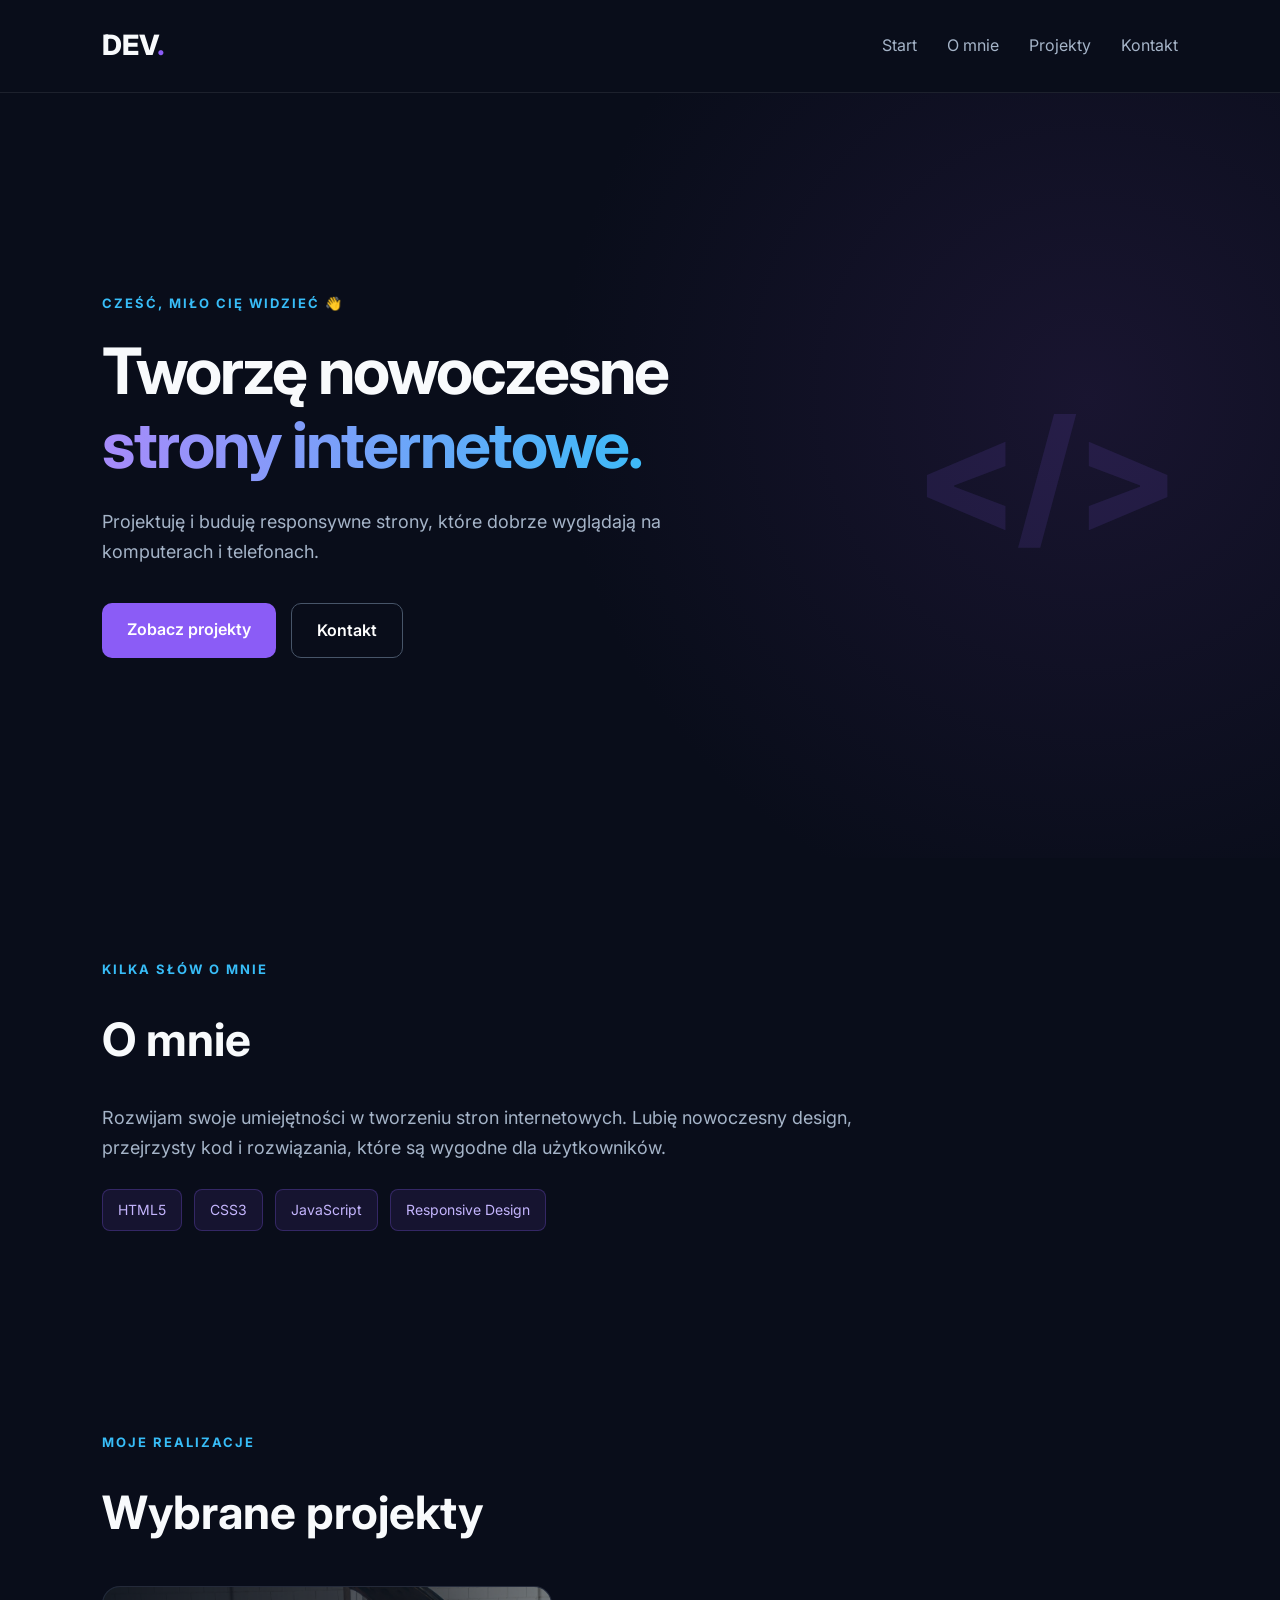
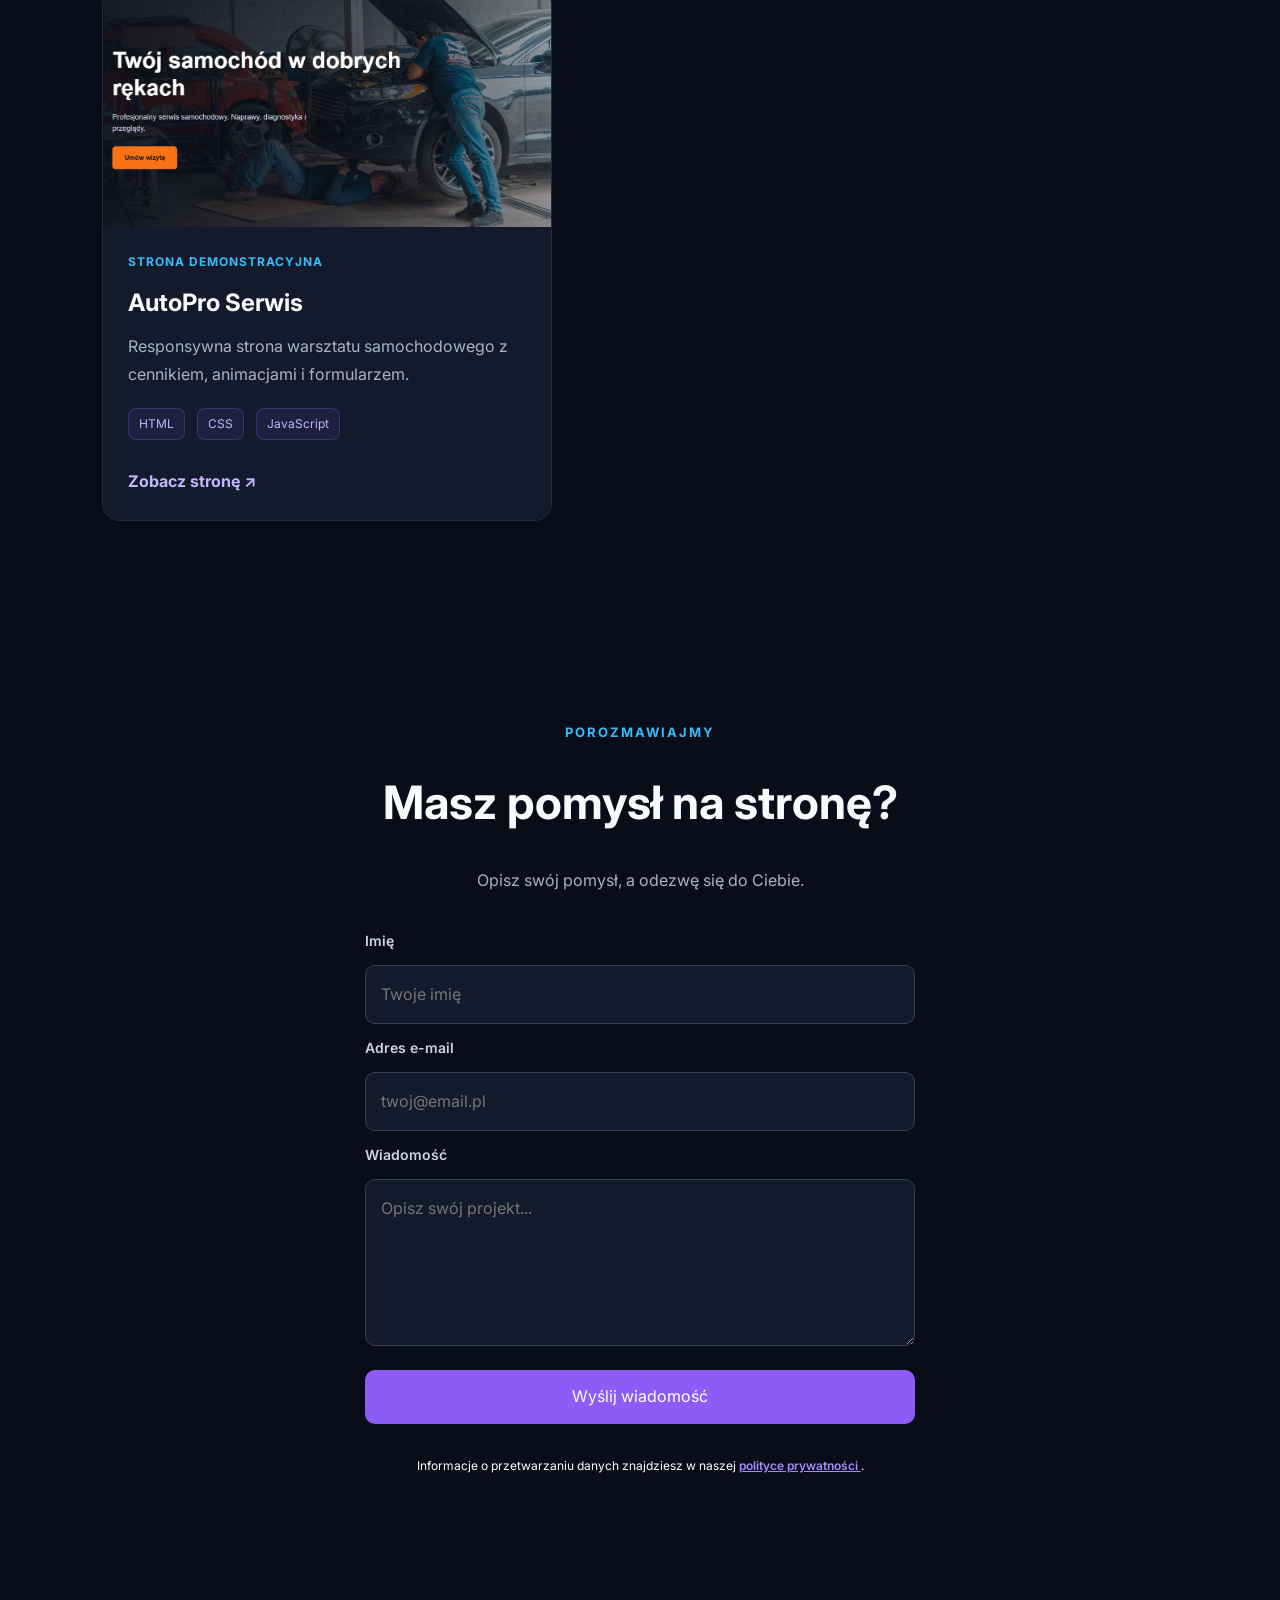
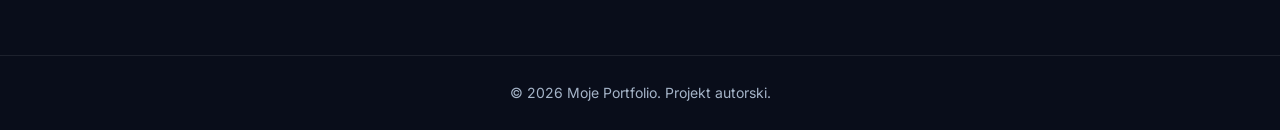
<file: index.html>
<!DOCTYPE html>
<html lang="pl">
<head>
    <meta charset="UTF-8">
    <meta name="viewport" content="width=device-width, initial-scale=1.0">
    <meta name="description" content="Portfolio twórcy stron internetowych. Projekty HTML, CSS i JavaScript, w tym AutoPro Serwis.">
    <meta name="theme-color" content="#090d1a">
    <title>Moje Portfolio | Web Developer</title>
    <link rel="stylesheet" href="style.css">
    <script src="script.js" defer></script>
</head>
<body>

    <header class="navbar">
        <a href="#start" class="logo">DEV<span>.</span></a>

        <nav aria-label="Nawigacja główna">
            <a href="#start">Start</a>
            <a href="#omnie">O mnie</a>
            <a href="#projekty">Projekty</a>
            <a href="#kontakt">Kontakt</a>
        </nav>
    </header>

    <main>

        <section id="start" class="hero">
            <div class="hero-content">
                <p class="hello">CZEŚĆ, MIŁO CIĘ WIDZIEĆ 👋</p>

                <h1>Tworzę nowoczesne
                    <span>strony internetowe.</span>
                </h1>

                <p class="hero-description">
                    Projektuję i buduję responsywne strony,
                    które dobrze wyglądają na komputerach
                    i telefonach.
                </p>

                <div class="hero-buttons">
                    <a href="#projekty" class="btn primary">
                        Zobacz projekty
                    </a>

                    <a href="#kontakt" class="btn secondary">
                        Kontakt
                    </a>
                </div>
            </div>

            <div class="hero-decoration">
                &lt;/&gt;
            </div>
        </section>

        <section id="omnie" class="section">
            <p class="section-label">KILKA SŁÓW O MNIE</p>
            <h2>O mnie</h2>

            <p class="about-text">
                Rozwijam swoje umiejętności w tworzeniu
                stron internetowych. Lubię nowoczesny
                design, przejrzysty kod i rozwiązania,
                które są wygodne dla użytkowników.
            </p>

            <div class="skills">
                <span>HTML5</span>
                <span>CSS3</span>
                <span>JavaScript</span>
                <span>Responsive Design</span>
            </div>
        </section>

        <section id="projekty" class="section">
            <p class="section-label">MOJE REALIZACJE</p>
            <h2>Wybrane projekty</h2>

            <div class="projects-grid">
                <article class="project-card">
                    <div class="project-image">
                        <img src="autopro.png"
                             alt="Podgląd strony AutoPro Serwis"
                             loading="lazy"
                             width="1200"
                             height="675">
                    </div>

                    <div class="project-content">
                        <p class="project-type">STRONA DEMONSTRACYJNA</p>

                        <h3>AutoPro Serwis</h3>

                        <p>
                            Responsywna strona warsztatu
                            samochodowego z cennikiem,
                            animacjami i formularzem.
                        </p>

                        <div class="project-tags">
                            <span>HTML</span>
                            <span>CSS</span>
                            <span>JavaScript</span>
                        </div>

                        <a
                            href="https://kacper7-sketch.github.io/autopro/"
                            target="_blank"
                            rel="noopener noreferrer"
                            class="project-link"
                        >
                            Zobacz stronę ↗
                        </a>
                    </div>
                </article>
            </div>
        </section>


        <section id="kontakt" class="section contact">
            <p class="section-label">POROZMAWIAJMY</p>
            <h2>Masz pomysł na stronę?</h2>
            <p>Opisz swój pomysł, a odezwę się do Ciebie.</p>

            <form id="formularz-kontaktowy"
                  class="contact-form"
                  action="https://formspree.io/f/mppqbgje"
                  method="POST">
                <label for="imie">Imię</label>
                <input type="text" id="imie" name="name"
                       placeholder="Twoje imię" autocomplete="given-name" required>

                <label for="email">Adres e-mail</label>
                <input type="email" id="email" name="email"
                       placeholder="twoj@email.pl" autocomplete="email" required>

                <label for="wiadomosc">Wiadomość</label>
                <textarea id="wiadomosc" name="message" rows="5"
                          placeholder="Opisz swój projekt..." required></textarea>

                <button type="submit" class="btn primary">Wyślij wiadomość</button>
                
                 <p class="privacy-note">
                     Informacje o przetwarzaniu danych znajdziesz
                     w naszej
                    <a href="prywatnosc.html">
                        polityce prywatności
                     </a>.
                 </p>
             
                </form>
            <p id="status-formularza" role="status" aria-live="polite"></p>
        </section>

    </main>

    <footer>
        <p>© 2026 Moje Portfolio. Projekt autorski.</p>
    </footer>

</body>
</html>
</file>
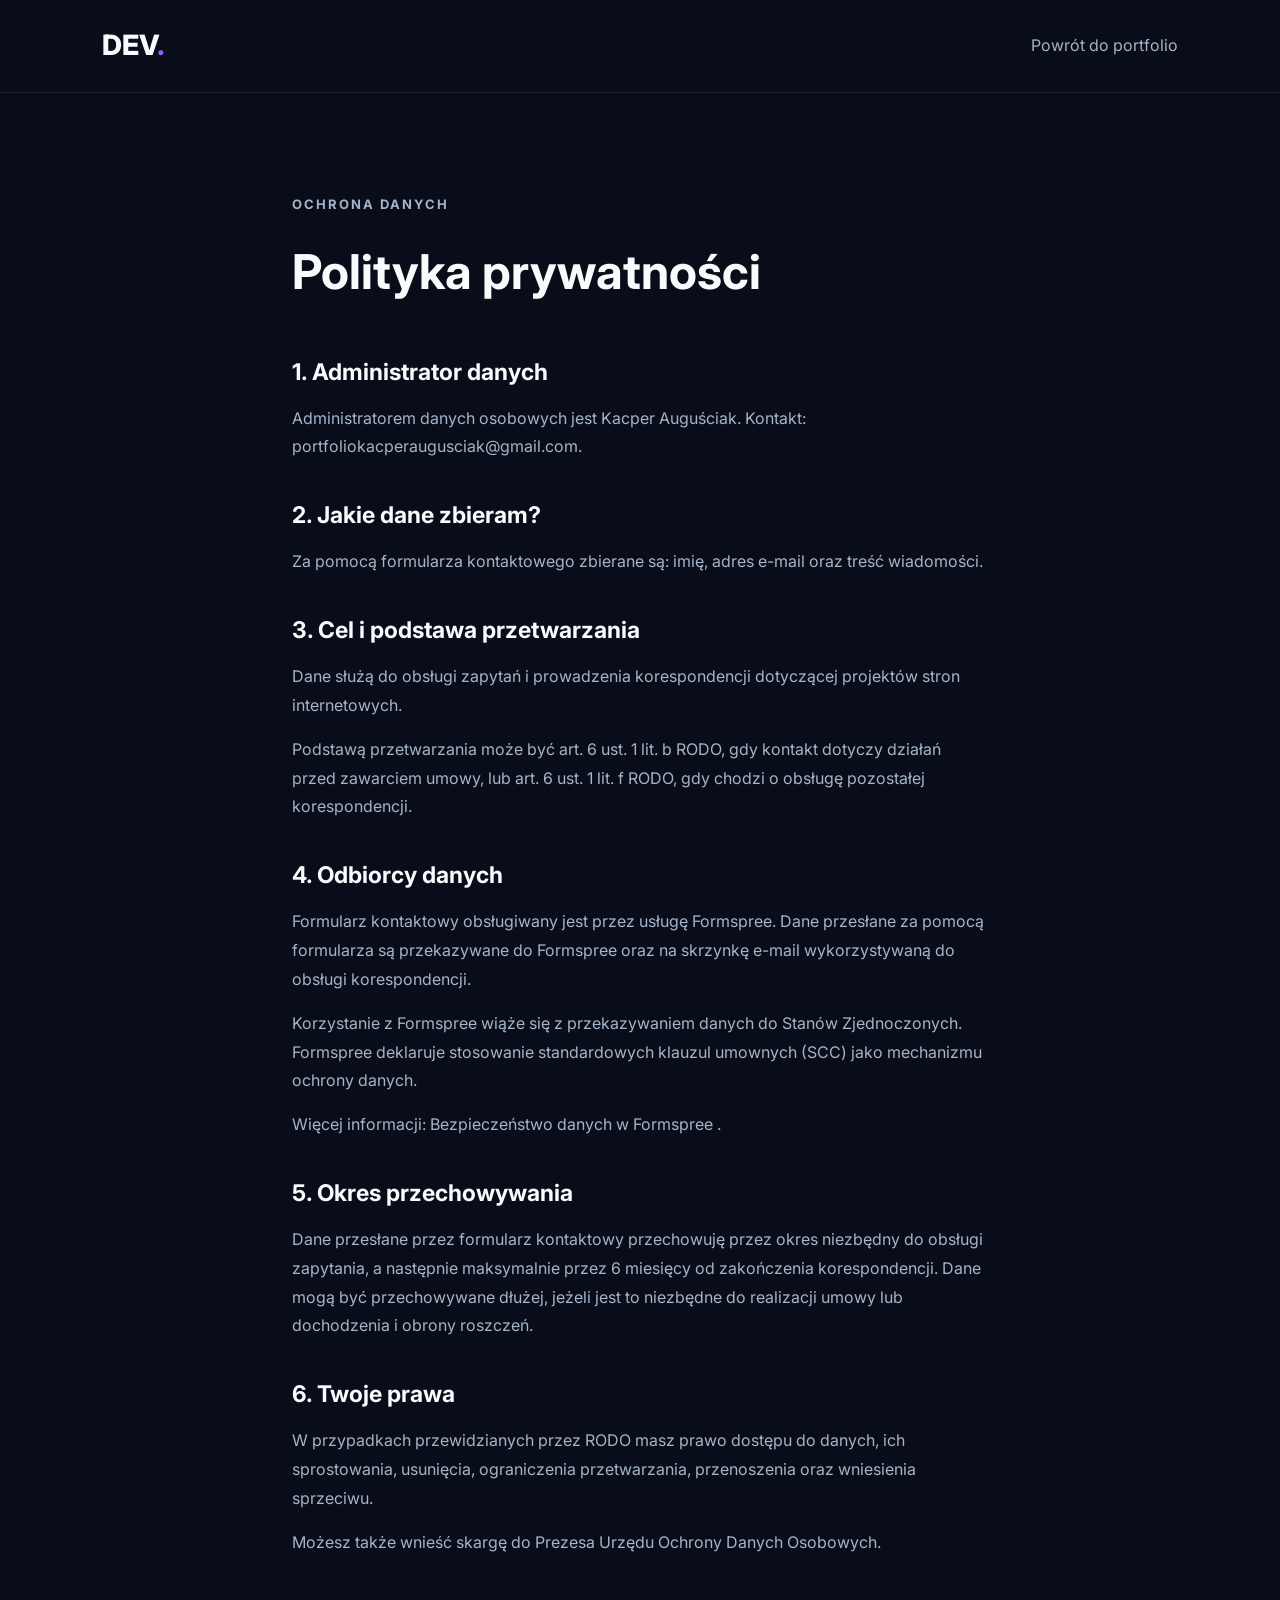
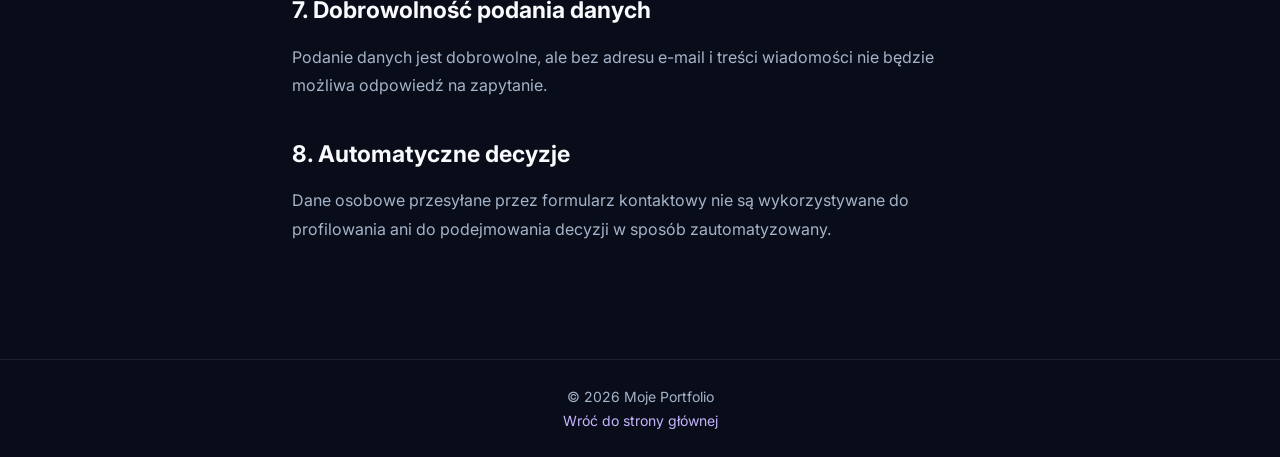
<file: prywatnosc.html>
<!DOCTYPE html>
<html lang="pl">
<head>
    <meta charset="UTF-8">
    <meta name="viewport" content="width=device-width, initial-scale=1.0">
    <title>Polityka prywatności | Portfolio</title>
    <link rel="stylesheet" href="style.css">
</head>
<body>

<header class="navbar">
    <a href="index.html" class="logo">DEV<span>.</span></a>
    <nav>
        <a href="index.html">Powrót do portfolio</a>
    </nav>
</header>

<main class="section privacy-page">
    <p class="section-label">OCHRONA DANYCH</p>
    <h1>Polityka prywatności</h1>

    <h2>1. Administrator danych</h2>
    <p>
        Administratorem danych osobowych jest
        Kacper Auguściak.
        Kontakt: portfoliokacperaugusciak@gmail.com.
    </p>

    <h2>2. Jakie dane zbieram?</h2>
    <p>
        Za pomocą formularza kontaktowego zbierane są:
        imię, adres e-mail oraz treść wiadomości.
    </p>

    <h2>3. Cel i podstawa przetwarzania</h2>
    <p>
        Dane służą do obsługi zapytań i prowadzenia
        korespondencji dotyczącej projektów stron
        internetowych.
    </p>
    <p>
        Podstawą przetwarzania może być art. 6 ust. 1
        lit. b RODO, gdy kontakt dotyczy działań
        przed zawarciem umowy, lub art. 6 ust. 1
        lit. f RODO, gdy chodzi o obsługę pozostałej
        korespondencji.
    </p>

    <h2>4. Odbiorcy danych</h2>
    <p>
         Formularz kontaktowy obsługiwany jest
         przez usługę Formspree. Dane przesłane
         za pomocą formularza są przekazywane
         do Formspree oraz na skrzynkę e-mail
         wykorzystywaną do obsługi korespondencji.
    </p>
    <p>
         Korzystanie z Formspree wiąże się
         z przekazywaniem danych do Stanów
         Zjednoczonych. Formspree deklaruje
         stosowanie standardowych klauzul
         umownych (SCC) jako mechanizmu
         ochrony danych.
</p>
<p>
    Więcej informacji:
    <a href="https://formspree.io/security/"
       target="_blank" rel="noopener noreferrer">
        Bezpieczeństwo danych w Formspree
    </a>.
</p>

    </p>

    <h2>5. Okres przechowywania</h2>
    <p>
         Dane przesłane przez formularz kontaktowy
         przechowuję przez okres niezbędny do obsługi
         zapytania, a następnie maksymalnie przez
         6 miesięcy od zakończenia korespondencji.
         Dane mogą być przechowywane dłużej, jeżeli
         jest to niezbędne do realizacji umowy
         lub dochodzenia i obrony roszczeń.
    </p>

    <h2>6. Twoje prawa</h2>
    <p>
        W przypadkach przewidzianych przez RODO
        masz prawo dostępu do danych, ich
        sprostowania, usunięcia, ograniczenia
        przetwarzania, przenoszenia oraz wniesienia
        sprzeciwu.
    </p>
    <p>
        Możesz także wnieść skargę do Prezesa
        Urzędu Ochrony Danych Osobowych.
    </p>

    <h2>7. Dobrowolność podania danych</h2>
    <p>
        Podanie danych jest dobrowolne, ale
        bez adresu e-mail i treści wiadomości
        nie będzie możliwa odpowiedź na zapytanie.
    </p>

    <h2>8. Automatyczne decyzje</h2>
    <p>
        Dane osobowe przesyłane przez formularz
        kontaktowy nie są wykorzystywane do
        profilowania ani do podejmowania decyzji
        w sposób zautomatyzowany.
    </p>
</main>

<footer>
    <p>© 2026 Moje Portfolio</p>
    <a href="index.html">Wróć do strony głównej</a>
</footer>

</body>
</html>
</file>
<file: style.css>
@import url('https://fonts.googleapis.com/css2?family=Inter:wght@400;500;600;700;800&display=swap');

:root {
    --bg: #090d1a;
    --surface: #131a2b;
    --text: #f8fafc;
    --muted: #a5b4c8;
    --accent: #8b5cf6;
    --accent-blue: #38bdf8;
}

* {
    margin: 0;
    padding: 0;
    box-sizing: border-box;
}

html {
    scroll-behavior: smooth;
}

body {
    font-family: 'Inter', sans-serif;
    background: var(--bg);
    color: var(--text);
    line-height: 1.7;
}

a {
    color: inherit;
    text-decoration: none;
}

.navbar {
    display: flex;
    align-items: center;
    justify-content: space-between;
    padding: 22px 8%;
    border-bottom: 1px solid #ffffff15;
}

.logo {
    font-size: 28px;
    font-weight: 800;
}

.logo span {
    color: var(--accent);
}

.navbar nav {
    display: flex;
    gap: 30px;
}

.navbar nav a {
    color: var(--muted);
    transition: color 0.2s;
}

.navbar nav a:hover {
    color: var(--accent-blue);
}

.hero {
    min-height: 85vh;
    display: flex;
    align-items: center;
    justify-content: space-between;
    gap: 40px;
    padding: 90px 8%;
    background: radial-gradient(
        circle at 85% 40%,
        #39245c55,
        transparent 45%
    );
}

.hero-content {
    max-width: 760px;
}

.hello,
.section-label {
    color: var(--accent-blue);
    font-weight: 700;
    letter-spacing: 2px;
    font-size: 13px;
    margin-bottom: 20px;
}

.hero h1 {
    font-size: clamp(38px, 5vw, 70px);
    line-height: 1.15;
    letter-spacing: -2px;
    margin-bottom: 25px;
}

.hero h1 span {
    display: block;
    background: linear-gradient(
        90deg,
        #a78bfa,
        #38bdf8
    );
    -webkit-background-clip: text;
    background-clip: text;
    color: transparent;
}

.hero-description {
    color: var(--muted);
    max-width: 570px;
    font-size: 18px;
}

.hero-buttons {
    display: flex;
    gap: 15px;
    flex-wrap: wrap;
    margin-top: 35px;
}

.btn {
    display: inline-block;
    padding: 13px 25px;
    border-radius: 10px;
    font-weight: 600;
    transition: transform 0.2s, background 0.2s;
}

.btn:hover {
    transform: translateY(-3px);
}

.primary {
    background: var(--accent);
    color: white;
}

.primary:hover {
    background: #7c3aed;
}

.secondary {
    border: 1px solid #475569;
    color: white;
}

.hero-decoration {
    font-size: clamp(80px, 12vw, 180px);
    font-weight: 800;
    color: #8b5cf620;
    user-select: none;
}

.section {
    padding: 100px 8%;
    max-width: 1400px;
    margin: auto;
}

.section h2 {
    font-size: clamp(30px, 4vw, 46px);
    margin-bottom: 25px;
}

.about-text {
    color: var(--muted);
    max-width: 750px;
    font-size: 18px;
}

.skills,
.project-tags {
    display: flex;
    flex-wrap: wrap;
    gap: 12px;
    margin-top: 25px;
}

.skills span,
.project-tags span {
    padding: 8px 15px;
    background: #8b5cf61a;
    color: #c4b5fd;
    border: 1px solid #8b5cf644;
    border-radius: 8px;
    font-size: 14px;
}

.projects-grid {
    display: grid;
    grid-template-columns: repeat(
        auto-fit,
        minmax(min(100%, 320px), 1fr)
    );
    gap: 25px;
    margin-top: 35px;
}

.project-card {
    background: var(--surface);
    border: 1px solid #ffffff12;
    border-radius: 18px;
    overflow: hidden;
    transition: transform 0.3s, border-color 0.3s;
}

.project-card:hover {
    transform: translateY(-7px);
    border-color: var(--accent);
}

.project-image {
    height: 200px;
    background: linear-gradient(135deg, #243b55, #141e30);
    display: flex;
    align-items: center;
    justify-content: center;
}

.project-image span {
    font-size: 65px;
}

.project-content {
    padding: 28px;
}

.project-type {
    color: var(--accent-blue);
    font-size: 12px;
    font-weight: 700;
    letter-spacing: 1px;
}

.project-content h3 {
    font-size: 24px;
    margin: 10px 0;
}

.project-content > p:not(.project-type) {
    color: var(--muted);
}

.project-tags {
    margin: 20px 0;
}

.project-tags span {
    padding: 5px 10px;
    font-size: 12px;
}

.project-link {
    display: inline-block;
    color: #c4b5fd;
    font-weight: 700;
    margin-top: 8px;
}

.project-link:hover {
    color: white;
}

.contact {
    text-align: center;
    padding-bottom: 120px;
}

.contact p:not(.section-label) {
    color: var(--muted);
    margin-bottom: 30px;
}

footer {
    text-align: center;
    padding: 25px;
    border-top: 1px solid #ffffff15;
    color: var(--muted);
    font-size: 14px;
}

@media (max-width: 768px) {
    .navbar {
        flex-direction: column;
        gap: 15px;
    }

    .navbar nav {
        gap: 15px;
        flex-wrap: wrap;
        justify-content: center;
    }

    .hero {
        min-height: 70vh;
        padding: 75px 6%;
    }

    .hero-decoration {
        display: none;
    }

    .section {
        padding: 70px 6%;
    }

    .hero h1 {
        letter-spacing: -1px;
    }
}

@media (prefers-reduced-motion: reduce) {
    html {
        scroll-behavior: auto;
    }

    .btn,
    .project-card {
        transition: none;
    }
}

/* ANIMACJE PRZEWIJANIA */

.animacja {
    opacity: 0;
    transform: translateY(30px);
    transition:
        opacity 0.8s ease,
        transform 0.8s ease;
}

.animacja.widoczny {
    opacity: 1;
    transform: translateY(0);
}

@media (prefers-reduced-motion: reduce) {
    .animacja {
        opacity: 1;
        transform: none;
        transition: none;
    }
}

/* POPRAWIONY WYGLĄD KARTY PROJEKTU */

.projects-grid {
    grid-template-columns: repeat(
        auto-fit,
        minmax(min(100%, 320px), 450px)
    );
}

.project-card {
    display: flex;
    flex-direction: column;
    overflow: hidden;
}

.project-image {
    width: 100%;
    height: 240px;
    flex-shrink: 0;
    overflow: hidden;
    position: relative;
}

.project-image img {
    display: block;
    width: 100%;
    height: 100%;
    object-fit: cover;
    object-position: center top;
}

.project-content {
    position: relative;
    background: #131a2b;
    padding: 25px;
    z-index: 1;
}

.project-card:hover .project-image img {
    transform: scale(1.04);
}

@media (prefers-reduced-motion: reduce) {
    .project-card:hover .project-image img {
        transform: none;
    }
}

/* FORMULARZ KONTAKTOWY */

.contact-form {
    display: flex;
    flex-direction: column;
    gap: 12px;
    max-width: 550px;
    margin: 35px auto 0;
    text-align: left;
}

.contact-form label {
    color: #cbd5e1;
    font-weight: 600;
    font-size: 14px;
}

.contact-form input,
.contact-form textarea {
    width: 100%;
    padding: 15px;
    border-radius: 10px;
    border: 1px solid #334155;
    background: #131a2b;
    color: white;
    font: inherit;
}

.contact-form input:focus,
.contact-form textarea:focus {
    outline: 2px solid #8b5cf6;
    outline-offset: 2px;
}

.contact-form button {
    border: none;
    cursor: pointer;
    font: inherit;
    margin-top: 12px;
}

.contact-form button:focus-visible {
    outline: 2px solid #38bdf8;
    outline-offset: 3px;
}
.privacy-note {
    color: #94a3b8;
    font-size: 12px;
    line-height: 1.6;
    text-align: left;
}

#status-formularza {
    margin-top: 20px;
    color: #c4b5fd;
    font-weight: 600;
}

.contact-form button:disabled {
    opacity: 0.6;
    cursor: wait;
}

/* Dodatkowe dopasowanie do wąskich ekranów */
img { max-width: 100%; }

@media (max-width: 420px) {
    .navbar nav { gap: 10px; }
    .navbar nav a { font-size: 13px; }
    .hero-buttons .btn { text-align: center; }
    .project-content { padding: 20px; }
    .project-image { height: 190px; }
}

/* POLITYKA PRYWATNOŚCI */

.privacy-page {
    max-width: 900px;
}

.privacy-page h1 {
    font-size: clamp(32px, 5vw, 48px);
    margin-bottom: 40px;
}

.privacy-page h2 {
    font-size: 23px;
    margin-top: 35px;
    margin-bottom: 12px;
}

.privacy-page p {
    color: #a5b4c8;
    margin-bottom: 15px;
    line-height: 1.8;
}

footer a {
    color: #c4b5fd;
}
.privacy-note {
    display: block !important;
    visibility: visible !important;
    opacity: 1 !important;
    color: #ffffff !important;
    margin-top: 20px;
    text-align: center;
}

.privacy-note a {
    color: #a78bfa !important;
    text-decoration: underline;
}/* Link do polityki prywatności */

.privacy-note a,
.privacy-note a:visited {
    color: #a78bfa !important;
    text-decoration: underline !important;
    font-weight: 600;
    transition: color 0.2s ease;
}

.privacy-note a:hover {
    color: #ffffff !important;
}
</file>
